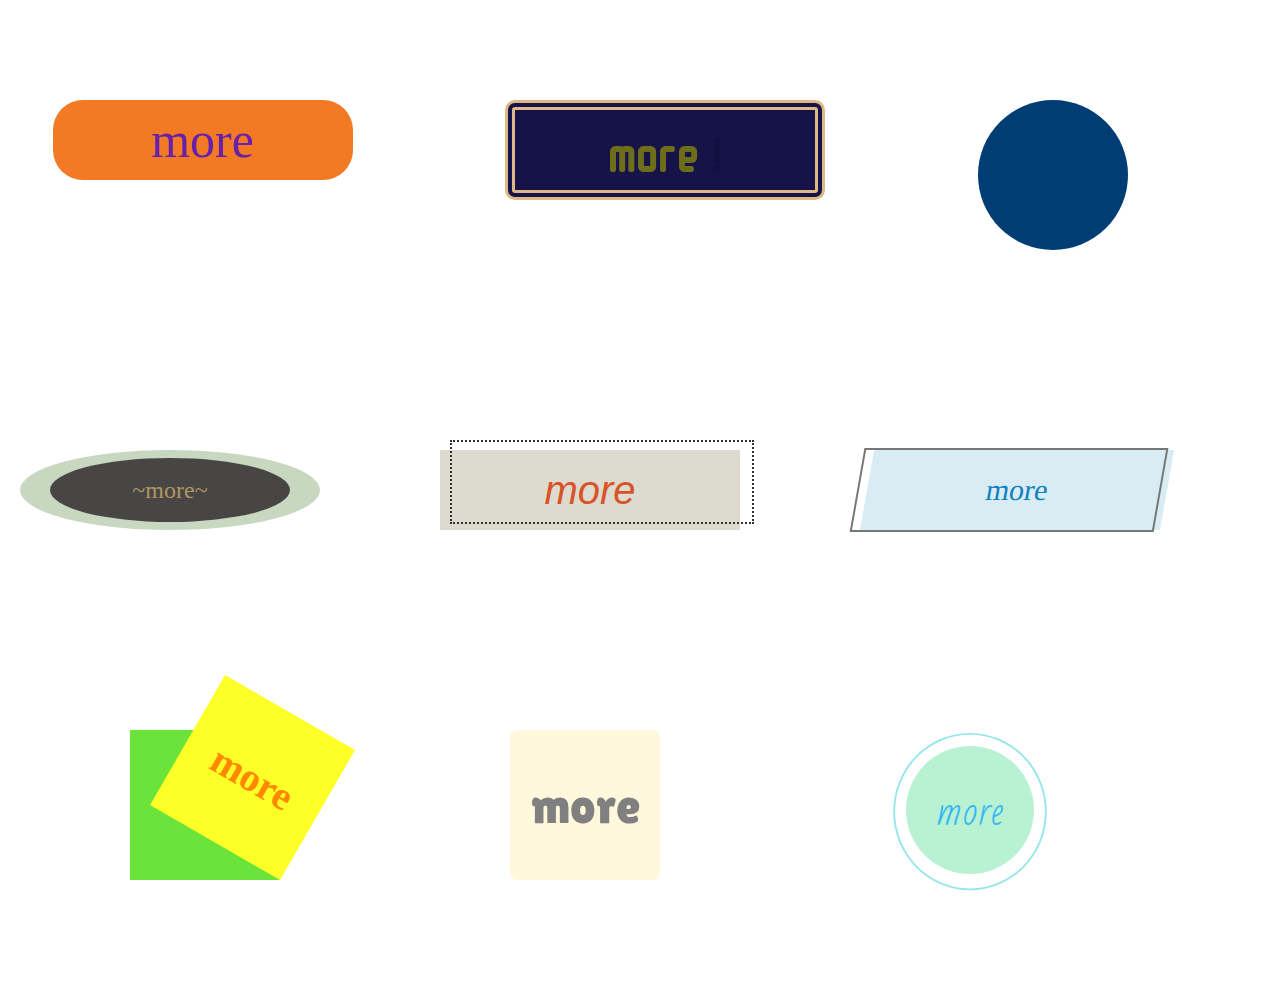
<file: challenge-button/index.html>
<!doctype html>
<html lang="ja">

<head>
  <meta charset="utf-8">
  <title>button | challenge</title>
  <link rel="preconnect" href="https://fonts.googleapis.com">
  <link rel="preconnect" href="https://fonts.gstatic.com" crossorigin>
  <link href="https://fonts.googleapis.com/css2?family=Monomaniac+One&display=swap" rel="stylesheet">
  <link rel="preconnect" href="https://fonts.googleapis.com">
  <link rel="preconnect" href="https://fonts.gstatic.com" crossorigin>
  <link href="https://fonts.googleapis.com/css2?family=Darumadrop+One&display=swap" rel="stylesheet">
  <link rel="preconnect" href="https://fonts.googleapis.com">
  <link rel="preconnect" href="https://fonts.gstatic.com" crossorigin>
  <link href="https://fonts.googleapis.com/css2?family=Lilita+One&display=swap" rel="stylesheet">
  <link rel="preconnect" href="https://fonts.googleapis.com">
  <link rel="preconnect" href="https://fonts.gstatic.com" crossorigin>
  <link href="https://fonts.googleapis.com/css2?family=Bad+Script&display=swap" rel="stylesheet">
  <link rel="stylesheet" href="css/style.css">
</head>

<body>
  <main>
    <ul>
      <li class="first"><a href="#">more</a></li>
      <li class="second"><a href="#">more<span> &nbsp;&#33;</span></a></li>
      <li class="third"><a href="#">more&#63;</a></li>
      <li class="forth"><a href="#">&#126;more&#126;</a></li>
      <li class="fifth"><a href="#">more</a></li>
      <li class="sixth"><a href="#">more</a></li>
      <li class="seventh"><a href="#">more</a></li>
      <li class="eighth"><a href="#">more</a></li>
      <li class="ninth"><a href="#">more</a></li>


    </ul>
  </main>
</body>

</html>
</file>
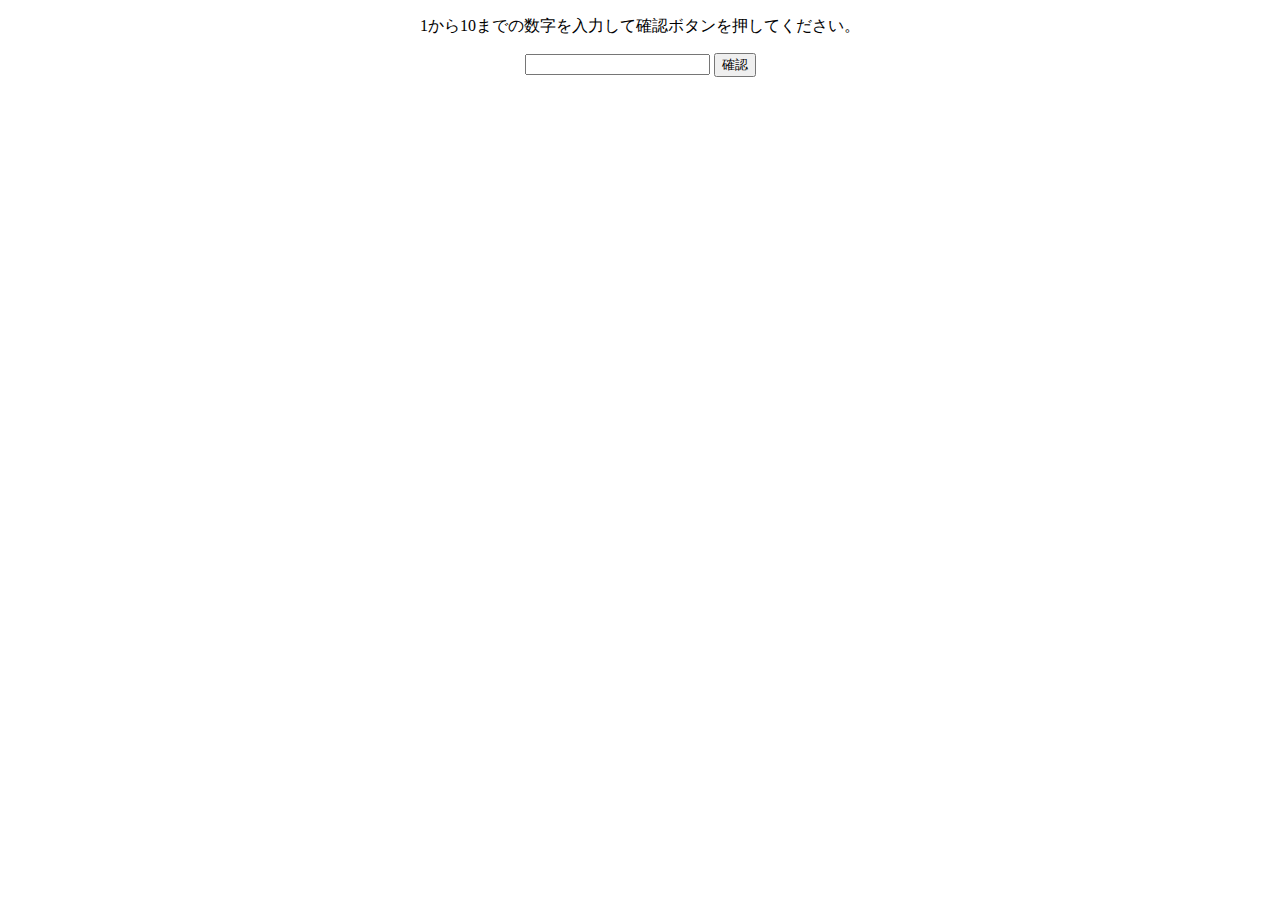
<file: challenge-dialog-original/index.html>
<!DOCTYPE html>
<html lang="ja">

<head>
  <meta charset="UTF-8">
  <meta name="viewport" content="width=device-width, initial-scale=1.0">
  <link rel="stylesheet" href="css/style.css">
  <title>dialog-alert</title>
</head>

<body>
  <main>
    <div class="innerWrap">
      <p>1から10までの数字を入力して確認ボタンを押してください。</p>
      <form action="#" id="form">
        <input type="text" name="number">
        <input type="submit" value="確認">
      </form>
      <!-- ダイアログ要素を使うと意味のあるマークアップになれるので、ダイアログを作りたい時は使おう。 -->
      <dialog id="alert">
        <p id="result"></p>
        <button id="ok">OK</button>
      </dialog>
    </div>
  </main>
  <script src="js/main.js"></script>
</body>

</html>
</file>
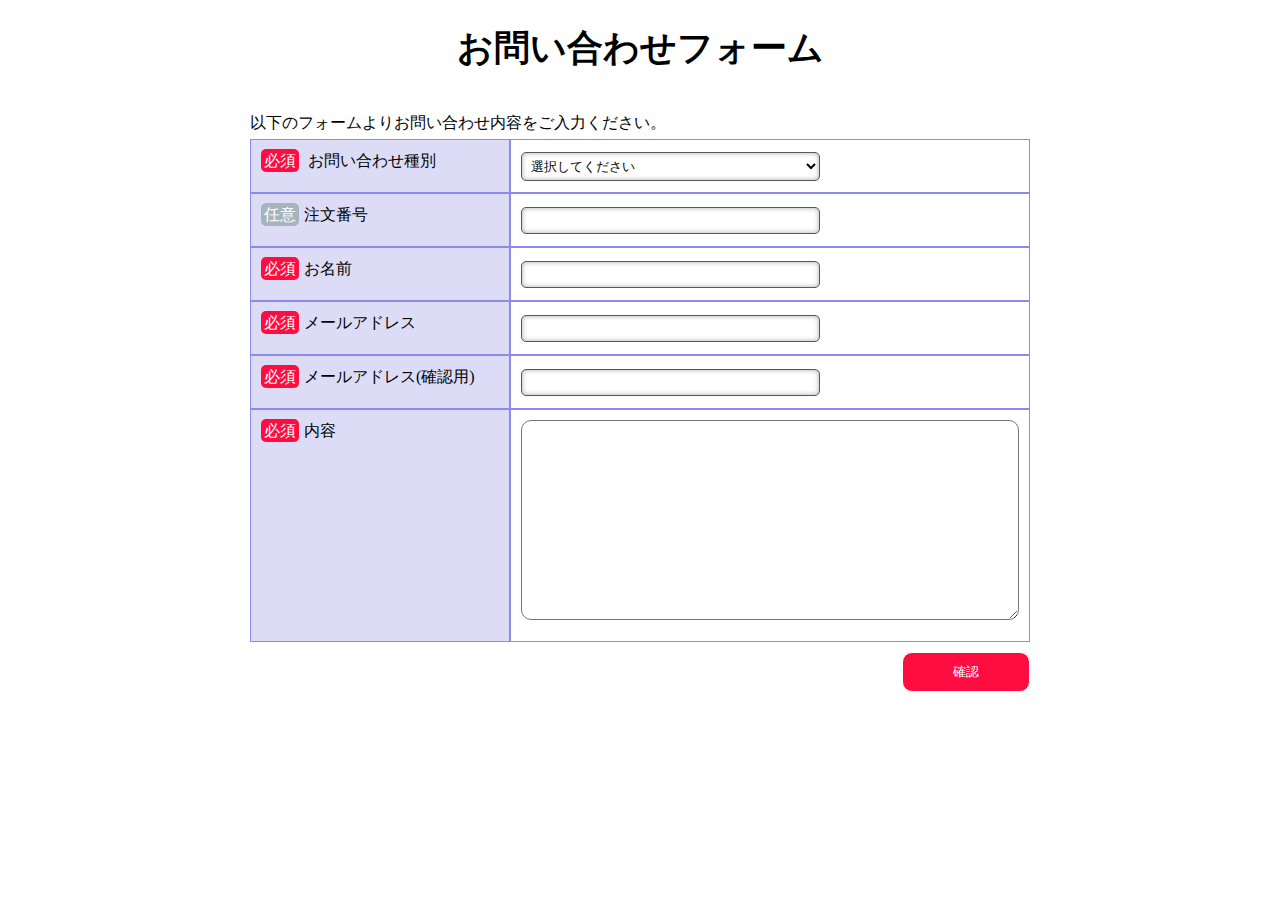
<file: challenge-form/index.html>
<!DOCTYPE html>
<html lang="ja">

<head>
  <meta charset="UTF-8">
  <meta name="viewport" content="width=device-width, initial-scale=1.0">
  <link rel="stylesheet" href="css/stylesheet..css">
  <title>お問い合わせ</title>
</head>

<body>
  <h1>お問い合わせフォーム</h1>
  <form action="" method="post">
    <p class="nyuryoku">以下のフォームよりお問い合わせ内容をご入力ください。</p>
    <div>
      <p class="category"><span class="hissu">必須</span>
        お問い合わせ種別</p>
      <p class="kaitou"><select name="type">
          <option value="選択してください">選択してください</option>
          <option value="お褒めの言葉">お褒めの言葉</option>
        </select> </p>
    </div>
    <div>
      <p class="category"><span class="nini">任意</span>注文番号</p>
      <p class="kaitou"> <input type="text" name="orderNumber"></p>
    </div>
    <div>
      <p class="category"><span class="hissu">必須</span>お名前</p>
      <p class="kaitou"><input type="text" name="userName"></p>
    </div>
    <div>
      <p class="category"><span class="hissu">必須</span>メールアドレス</p>
      <p class="kaitou"><input type="email" name="userEmail"> </p>
    </div>
    <div>
      <p class="category"><span class="hissu">必須</span>メールアドレス&#40;確認用&#41;</p>
      <p class="kaitou"><input type="email" name="kakuninEmail"> </p>
    </div>
    <div>
      <p class="category"><span class="hissu">必須</span>内容</p>
      <p class="kaitou"><textarea name="naiyo"></textarea></p>
    </div>
    <p class="send"><input type="submit" value="確認"></p>
  </form>
</body>

</html>
</file>
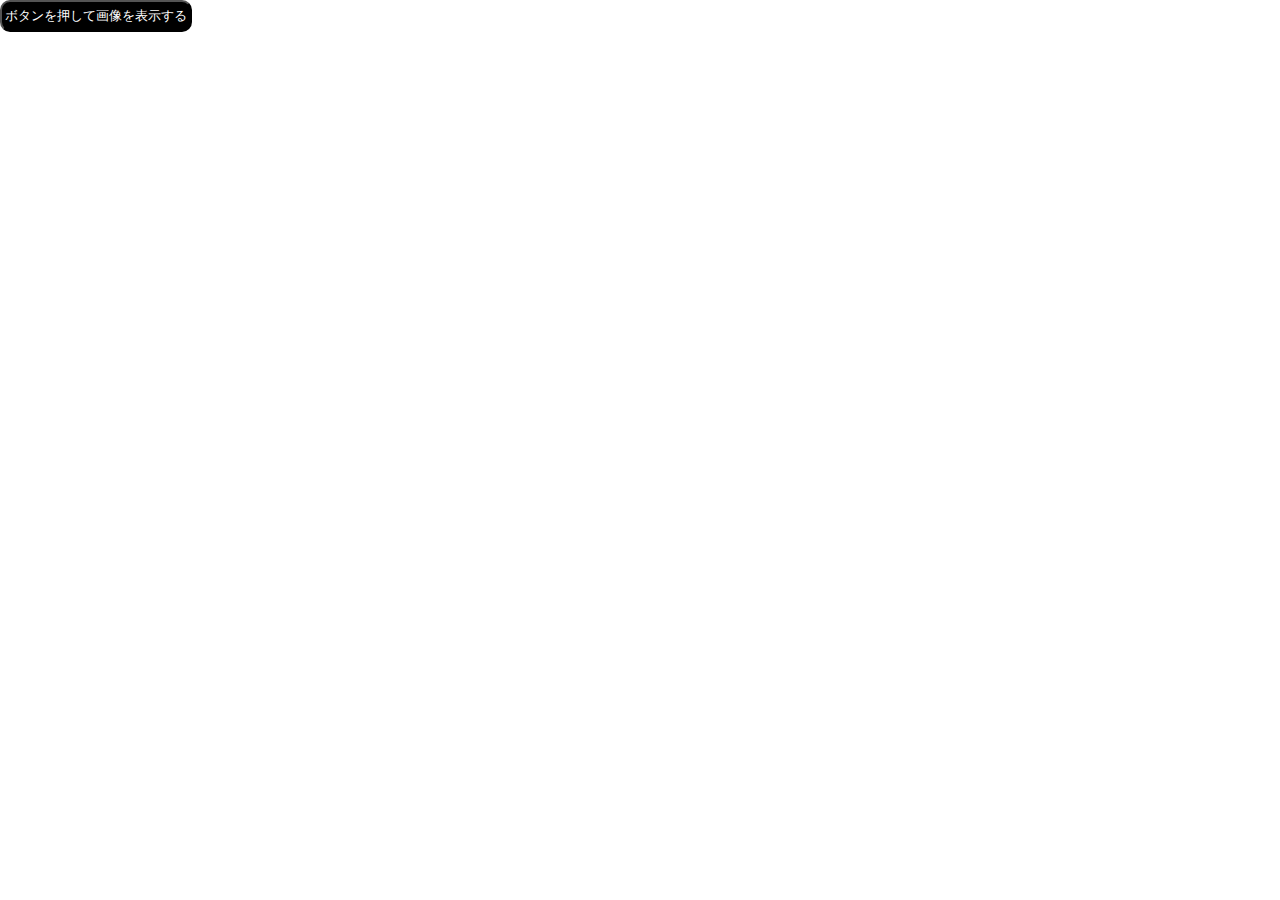
<file: challenge-modal/index.html>
<!DOCTYPE html>
<html lang="ja">

<head>
  <meta charset="UTF-8">
  <meta name="viewport" content="width=device-width, initial-scale=1.0">
  <link rel="stylesheet" href="css/style.css">
  <title>modal lv.2</title>
</head>

<body>
  <main>
    <div class="innerwrap">
      <button id="showbutton">ボタンを押して画像を表示する</button>
    </div>
    <div class="modal">
      <button class="closebutton"></button>
      <div class="modalInner">
        <img src="img/cat.jpg" alt="ねこちゃん">
      </div>
    </div>
  </main>
  <script src="js/main.js"></script>
</body>

</html>
</file>
<file: challenge-button/css/style.css>
@charset "utf-8";

* {
  margin: 0;
  padding: 0;
}

/* ↓ここにコードを追加 */
ul {
  display: flex;
  flex-wrap: wrap;
  justify-content: space-evenly;
  flex-wrap: wrap;
  list-style: none;
}

li {
  margin: 100px 100px 100px 0;

}

a {
  display: block;
  height: 100%;
  text-decoration: none;
  display: flex;
  justify-content: center;
  align-items: center;
}

.first,
.second,
.forth,
.fifth,
.sixth {
  width: 300px;
  height: 80px;
}

.first a {
  font-family: fantasy;
  font-size: 50px;
  border-radius: 30px;
  background-color: rgb(243, 122, 36);
  color: rgb(104, 32, 170);
  border-radius: 30px;
}

.first a:hover {
  background-color: mediumseagreen;
  color: rgb(243, 122, 36);
  transition: all 300ms ease-out;
  border: 5px solid rgb(243, 122, 36);
}

.second {
  background: #151348;
  border: 10px double burlywood;
  border-radius: 10px;
}

.second a {
  font-family: "Monomaniac One", sans-serif;
  font-weight: 400;
  font-size: 50px;
  color: rgb(109, 109, 26);
}

.second a span {
  color: #121040;
  font-size: 50px;
}

.second a:hover {
  color: rgb(255, 255, 13);
  background: rgba(250, 245, 245, 0.3);
}

.third {
  width: 150px;
  height: 150px;
  background-color: rgb(1, 61, 117);
  border-radius: 50%;
}

.third a {
  color: rgba(228, 228, 228, 0);
  font-size: 40px;
  font-family: "Darumadrop One", sans-serif;
  font-weight: 400;
  font-style: normal;
}


.third a:hover {
  transform: scale(1.2);
  transition: background-color 0.6s ease-in 0.1s;
  color: rgba(228, 228, 228, 0.9)
}

.third:hover {
  border: 10px solid rgba(228, 228, 228, 0.9);
  transition: all 0.5s ease 0s;
}

.forth {
  background-color: rgba(71, 121, 48, 0.3);
  border-radius: 50%;
}

.forth a {
  background-color: rgb(71, 70, 69);
  color: rgb(176, 151, 97);
  transform: scale(0.8);
  font-family: 'Times New Roman', Times, serif;
  font-size: 30px;
  border-radius: 50%;
}

.forth a:hover {
  transform: scale(1);
  color: rgb(211, 181, 117);
  transition: all 0.5s ease-out 0.1s;
}

.fifth a {
  background-color: rgb(221, 219, 208);
  position: relative;
  font-family: Verdana, Geneva, Tahoma, sans-serif;
  font-size: 40px;
  font-style: italic;
  color: rgb(216, 84, 39);
}

.fifth a::before {
  content: "";
  position: absolute;
  left: 10px;
  top: -10px;
  border: 2px dotted rgb(48, 48, 48);
  width: 100%;
  height: 100%;
}

.fifth a:hover {
  background-color: rgb(200, 198, 225);

}

.fifth a:hover::before {
  transform: translate(-10px, 10px);
}

.sixth a {
  background-color: rgb(217, 236, 244);
  transform: skewX(-10deg);
  transform-origin: bottom;
  color: rgb(17, 129, 191);
  font-size: 30px;
  position: relative;
}

.sixth a::before {
  content: "";
  position: absolute;
  left: -10px;
  border: 2px solid rgb(118, 119, 120);
  width: 100%;
  height: 100%;
}

.sixth a:hover::before {
  transform: translate(10px, 0);
}

.sixth a:hover {
  background-color: rgb(87, 184, 227);

}

.seventh {
  width: 150px;
  height: 150px;
  background: rgb(106, 228, 58);
}

.seventh a {
  background-color: rgb(255, 255, 40);
  transform: rotate(30deg);
  transform-origin: right bottom;
  color: rgb(255, 136, 0);
  font-weight: bold;
  font-size: 40px;
}


@keyframes coroncoron {
  0% {
    transform: rotate(20deg);
    transform-origin: right bottom;
  }

  25% {
    transform: rotate(10deg);
    transform-origin: right bottom;
  }

  75% {
    transform: rotate(-20deg);
    transform-origin: right bottom;
  }

  100% {
    transform: rotate(0);
    transform-origin: right bottom;
  }
}

.seventh a:hover {
  animation-name: coroncoron;
  animation-duration: 2s;
  animation-timing-function: ease;
  animation-iteration-count: 1;
  color: rgb(255, 102, 0);
}

.eighth a {
  background-color: cornsilk;
  width: 150px;
  height: 150px;
  border-radius: 5%;
  font-family: "Lilita One", sans-serif;
  font-size: 50px;
  color: gray;
}

.eighth a:hover {
  border-radius: 50%;
  background-color: rgb(255, 214, 198);
  color: rgb(185, 181, 181);
  transition: all 1s ease 0.2s;
}

.ninth {
  width: 160px;
  height: 160px;
  background-color: rgba(174, 240, 204, 0.877);
  border-radius: 50%;
  transform: scale(0.8);
}

.ninth a {
  transform: scale(1.2);
  border-radius: 50%;
  border: 2px solid rgba(31, 200, 212, 0.459);
  color: rgb(55, 183, 241);
  font-size: 40px;
  font-family: "Bad Script", cursive;
}

.ninth a:hover {
  transform: scale(0.9);
  color: rgb(137, 207, 240);
  transition: all 1s ease 0.2s;
}

.ninth:hover {
  transform: scale(1);
  transition: all 1s ease 0.5s;
}


/* ↑ここにコードを追加 */
</file>
<file: challenge-dialog-original/css/style.css>
@charset "utf-8";

p,
form {
  text-align: center;
}

dialog {
  display: none;
}

dialog {
  border: none;
  width: 500px;
  height: 130px;
  padding: 5px;
  position: fixed;
  top: 0;
  z-index: 1;
  border-radius: 5px;
  box-shadow: rgba(128, 128, 128, 0.582) 0px 5px 5px;
  display: grid;
  grid-template-columns: 80% 20%;
  grid-template-rows: 70% 30%;
  visibility: hidden
}

#result {
  grid-column: 1/3;
  grid-row: 1/2;
  text-align: left;
}

button {
  background-color: black;
  color: #fff;
  grid-column: 2/3;
  grid-row: 2/3;
  position: relative;
  outline: #fff 1px solid;
  outline-offset: -3px;
  border-radius: 10%;
}
</file>
<file: challenge-form/css/stylesheet..css>
@charset "utf-8";

/* スマホ用 */

* {
  box-sizing: border-box;

}

body {
  font-size: 18px;
  margin: 0;
}

h1 {
  text-align: center;
}

form {
  margin: 0 auto;
  padding: 10px;
}

p {
  margin: 0;
  width: 100%;
  line-height: 2em;
}


.category {
  background: rgb(220, 220, 247);
  border: 1px solid rgb(139, 139, 238);
  padding: 5px;
}

.kaitou {
  border: 1px solid rgb(139, 139, 238);
  background: #fff;
  padding: 10px;
}

span {
  color: #fff;
  margin: 5px;
  border-radius: 5px;
  padding: 3px;
}

.nini {
  background: rgb(166, 180, 189);
}

.hissu {
  background: rgb(255, 13, 65);
}

input[type="text"],
input[type="email"],
select {
  width: 100%;
  border: 1px rgb(87, 87, 87) solid;
  background-color: #fff;
  border-radius: 5px;
  box-shadow: 0px 0px 5px rgba(87, 87, 87, 0.5) inset;
  padding: 5px;
  display: block;
}


textarea {
  height: 200px;
  width: 100%;
  border-radius: 10px;
}

.send {
  width: 100%;
  text-align: right;
}

input[type="submit"] {
  background-color: rgb(255, 13, 65);
  color: #fff;
  border: 1px solid #fff;
  border-radius: 10px;
  padding: 10px 50px;
  margin-top: 10px;
}

@media screen and (min-width:640px) {

  form {
    font-size: 16px;
  }

  div {
    display: flex;
  }

  .category {
    width: 50%;
  }

  input[type="text"],
  input[type="email"],
  select {
    width: 60%;
    display: inline;
  }

  textarea {
    width: 100%;
    margin: 0;
  }

  input[type="submit"]:hover {
    background-color: rgb(214, 94, 120);
    color: rgb(148, 0, 32);
  }
}

@media screen and (min-width:800px) {
  form {
    width: 800px;
  }
}
</file>
<file: challenge-modal/css/style.css>
@charset "utf-8";

* {
  padding: 0;
  margin: 0;
  box-sizing: border-box;
}

#showbutton {
  background: black;
  color: white;
  border-radius: 10px;
  padding: 5px 3px;
}

.modal {
  position: fixed;
  top: 0;
  left: 0;
  background-color: rgba(128, 128, 128, 0.7);
  z-index: 99;
  height: 100vh;
  width: 100vw;
  display: grid;
  place-content: center;
  visibility: hidden;
}

.modalInner {
  display: grid;
  place-content: center;
}

.closebutton {
  appearance: none;
  border: none;
  background: none;
  position: absolute;
  width: 50px;
  height: 50px;
  top: 30px;
  right: 10px;
}

.closebutton::before,
.closebutton::after {
  content: "";
  display: inline-block;
  width: 50px;
  height: 5px;
  background-color: #fff;
}

.closebutton::before {
  transform: rotate(45deg);
  position: absolute;
  top: 25px;
}

.closebutton::after {
  transform: rotate(-45deg);
  position: relative;
}

.closebutton:hover {
  cursor: pointer;
}

img {
  transform: scale(0.5);
  border: #fff 14px solid;
  border-radius: 10px;
}
</file>
